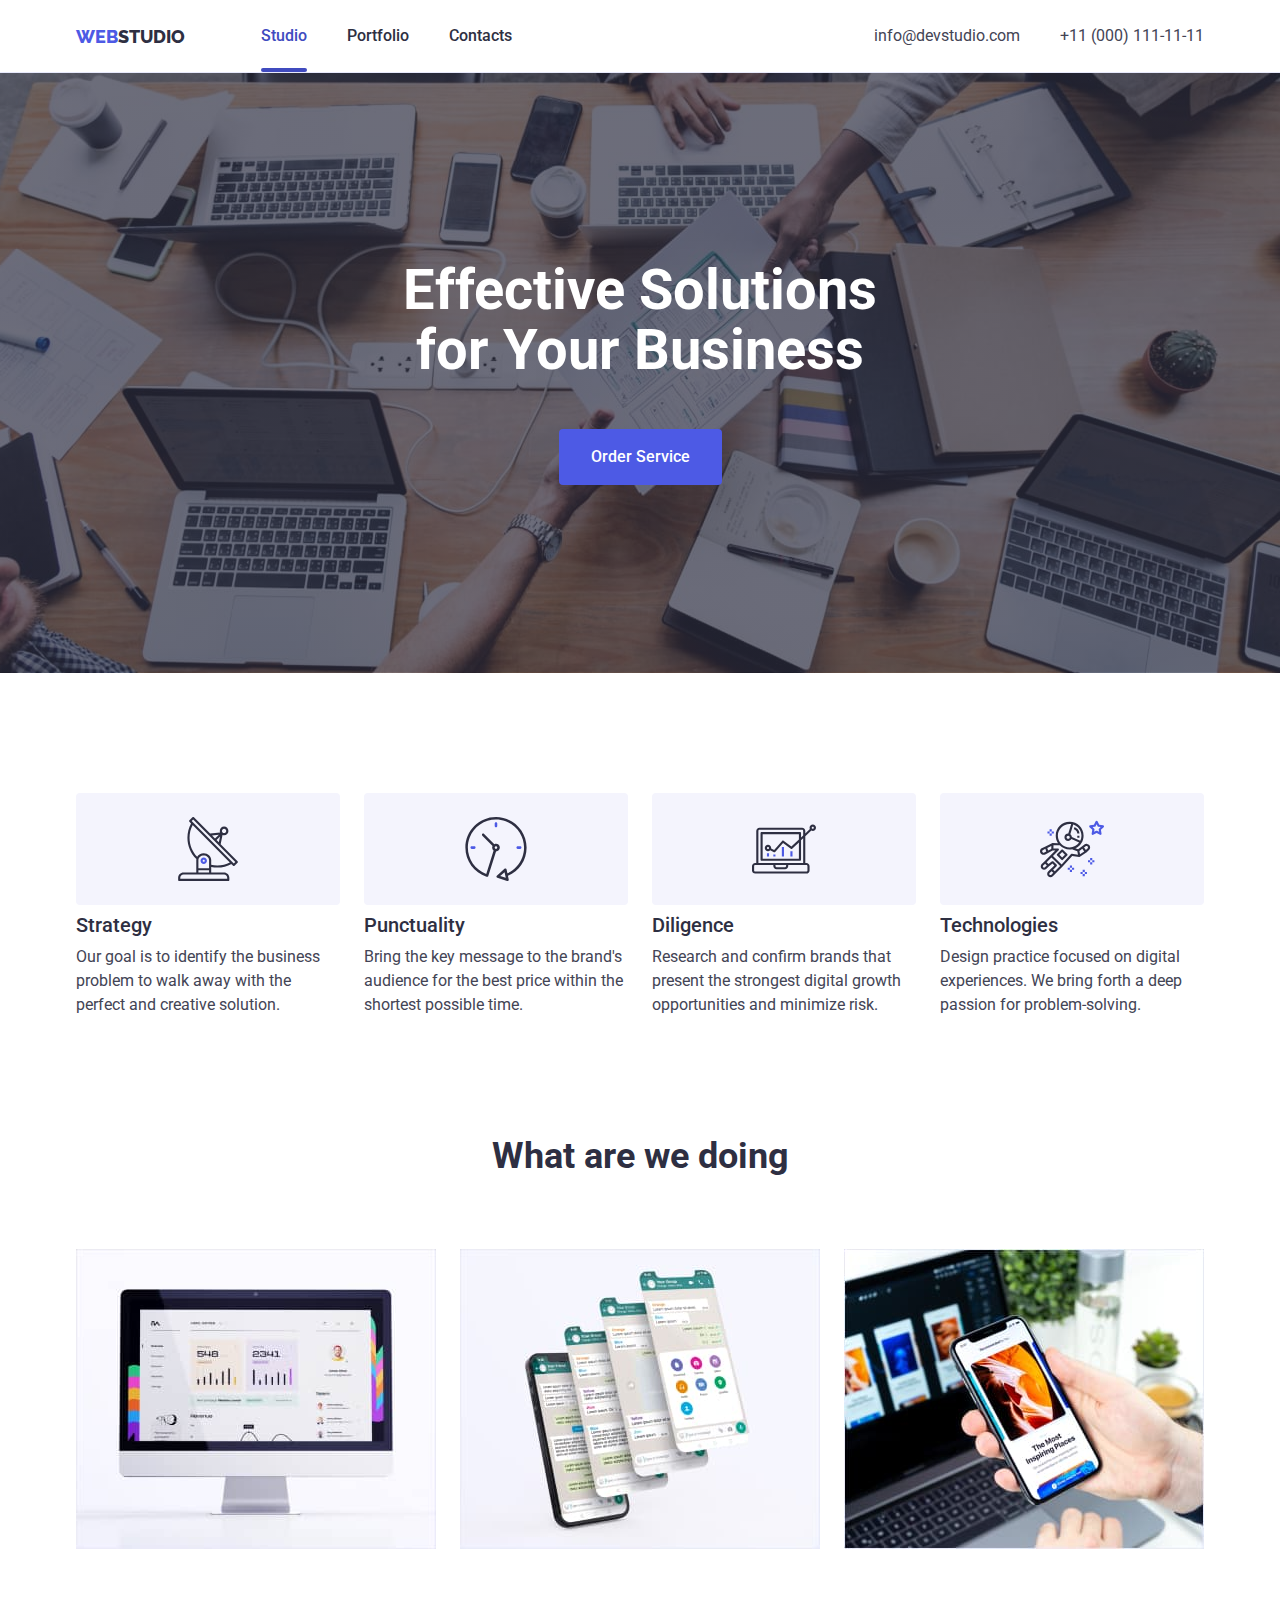
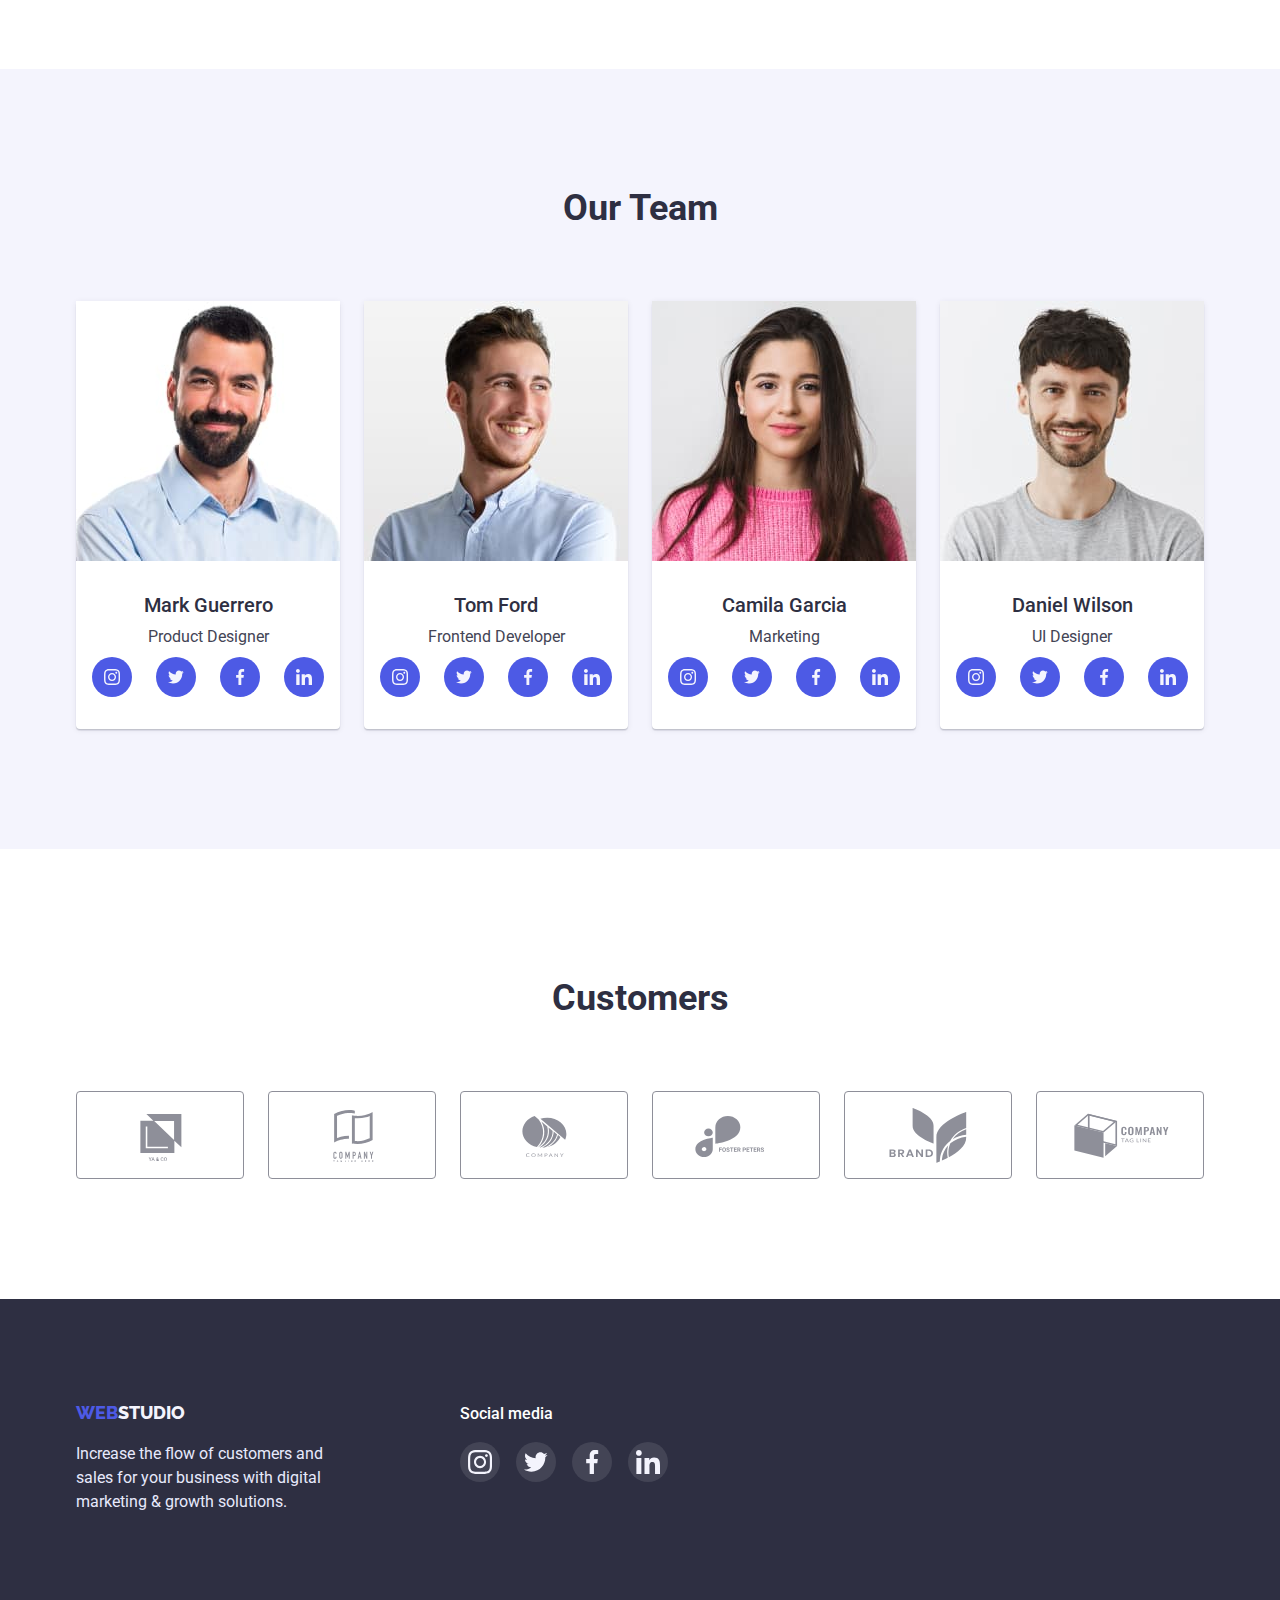
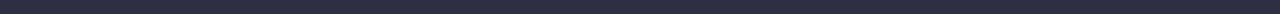
<file: index.html>
<!DOCTYPE html>
<html lang="en">
  <head>
    <meta charset="UTF-8" />
    <meta http-equiv="X-UA-Compatible" content="IE=edge" />
    <meta name="viewport" content="width=device-width, initial-scale=1.0" />
    <title>WebStudio</title>
    <link rel="preconnect" href="https://fonts.googleapis.com" />
    <link rel="preconnect" href="https://fonts.gstatic.com" crossorigin />
    <link
      href="https://fonts.googleapis.com/css2?family=Raleway:wght@800&family=Roboto:wght@400;500;700;900&display=swap"
      rel="stylesheet"
    />
    <link
      rel="stylesheet"
      href="https://cdnjs.cloudflare.com/ajax/libs/modern-normalize/1.1.0/modern-normalize.min.css"
    />
    <link rel="stylesheet" href="./css/styles.css" />
  </head>
  <body>
    <header class="header">
      <div class="container">
        <div class="main-header">
          <nav>
            <!-- logo -->
            <a href="./index.html" class="logo">
              <span class="logo-part">Web</span>Studio
            </a>

            <!-- site nav -->
            <ul class="site-nav">
              <li class="item">
                <a class="link current" href="./index.html">Studio</a>
              </li>
              <li class="item">
                <a class="link" href="./portfolio.html">Portfolio</a>
              </li>
              <li class="item"><a class="link" href="">Contacts</a></li>
            </ul>
          </nav>

          <!-- auth nav -->
          <address class="auth">
            <ul class="auth-nav">
              <li class="item">
                <a class="link" href="mailto:info@devstudio.com"
                  >info@devstudio.com</a
                >
              </li>
              <li class="item">
                <a class="link" href="tel:+110001111111">+11 (000) 111-11-11</a>
              </li>
            </ul>
          </address>
        </div>
      </div>
    </header>

    <main>
      <!-- Hero -->
      <section class="hero">
        
        <div class="container">
          <h1 class="title">Effective Solutions for Your Business</h1>
          <button type="button" class="button primary" data-modal-open>Order Service</button>
        </div>
      </section>

      <!-- Features -->
      <section class="section-features">
        <div class="container">
          <h2 class="title visually-hidden">Features</h2>
          <ul class="features">
            <li class="item">
              <div class="features-background">
                <svg class="features-icon">
                  <use href="./images/symbol-defs.svg#icon-antenna"></use>
                </svg>
              </div>
              <h3 class="name">Strategy</h3>
              <p class="description">
                Our goal is to identify the business problem to walk away with
                the perfect and creative solution.
              </p>
            </li>
            <li class="item">
              <div class="features-background">
                <svg class="features-icon">
                  <use href="./images/symbol-defs.svg#icon-clock"></use>
                </svg>
              </div>
              <h3 class="name">Punctuality</h3>
              <p class="description">
                Bring the key message to the brand's audience for the best price
                within the shortest possible time.
              </p>
            </li>
            <li class="item">
              <div class="features-background">
                <svg class="features-icon">
                  <use href="./images/symbol-defs.svg#icon-diagram"></use>
                </svg>
              </div>
              <h3 class="name">Diligence</h3>
              <p class="description">
                Research and confirm brands that present the strongest digital
                growth opportunities and minimize risk.
              </p>
            </li>
            <li class="item">
              <div class="features-background">
                <svg class="features-icon">
                  <use href="./images/symbol-defs.svg#icon-astronaut"></use>
                </svg>
              </div>
              <h3 class="name">Technologies</h3>
              <p class="description">
                Design practice focused on digital experiences. We bring forth a
                deep passion for problem-solving.
              </p>
            </li>
          </ul>
        </div>
      </section>

      <section class="section-project">
        <div class="container">
          <h2 class="title">What are we doing</h2>
          <ul class="project">
            <li class="project-item">
              <img
                src="./images/desktop.jpg"
                alt="desktop"
                width="360"
                height="300"
              />
            </li>
            <li class="project-item">
              <img
                src="./images/mobile.jpg"
                alt="mobile"
                width="360"
                height="300"
              />
            </li>
            <li class="project-item">
              <img
                src="./images/desktopmobile.jpg"
                alt="desktop with mobile"
                width="360"
                height="300"
              />
            </li>
          </ul>
        </div>
      </section>

      <!-- Team -->
      <section class="section-team">
      <div class="container">
      <h2 class="title">Our Team</h2>
          <ul class="team">
            <li class="worker">
              <img
                class="photo"
                src="./images/photo1.jpg"
                alt="photo Product Designer"
                width="264"
                height="260"/>
      <div class="content">
      <h3 class="name">Mark Guerrero</h3>
      <p class="position">Product Designer</p>
      <ul class="social-list list">
       <li class="social-item item">
      <a href="" class="social-link link">
      <svg class="social-icon" width="16px" height="16px">
       <use href="./images/symbol-defs.svg#icon-instagram">
       </use>
      </svg>
      </a>
      </li>
      <li class="social-item item">
      <a href="" class="social-link link">
      <svg class="social-icon" width="16px" height="16px">
      <use href="./images/symbol-defs.svg#icon-twitter">
      </use></svg></a>
      </li>
      <li class="social-item item">
      <a href="" class="social-link link">
       <svg class="social-icon" width="16px" height="16px">
       <use href="./images/symbol-defs.svg#icon-facebook"
                        ></use></svg></a>
                  </li>
                  <li class="social-item item">
                    <a href="" class="social-link link">
                      <svg class="social-icon" width="16px" height="16px">
                        <use
                          href="./images/symbol-defs.svg#icon-linkedin"
                        ></use>
                      </svg>
                    </a>
                  </li>
                </ul>
              </div>
            </li>
            <li class="worker">
              <img
                class="photo"
                src="./images/photo2.jpg"
                alt="photo Frontend Developer"
                width="264"
                height="260"
              />
              <div class="content">
                <h3 class="name">Tom Ford</h3>
                <p class="position">Frontend Developer</p>
                <ul class="social-list list">
                  <li class="social-item item">
                    <a href="" class="social-link link">
                      <svg class="social-icon" width="16px" height="16px">
                        <use
                          href="./images/symbol-defs.svg#icon-instagram"
                        ></use>
                      </svg>
                    </a>
                  </li>
                  <li class="social-item item">
                    <a href="" class="social-link link">
                      <svg class="social-icon" width="16px" height="16px">
                        <use
                          href="./images/symbol-defs.svg#icon-twitter"
                        ></use></svg></a>
                  </li>
                  <li class="social-item item">
                    <a href="" class="social-link link">
                      <svg class="social-icon" width="16px" height="16px">
                        <use
                          href="./images/symbol-defs.svg#icon-facebook"
                        ></use></svg></a>
                  </li>
                  <li class="social-item item">
                    <a href="" class="social-link link">
                      <svg class="social-icon" width="16px" height="16px">
                        <use
                          href="./images/symbol-defs.svg#icon-linkedin"
                        ></use></svg></a>
                  </li>
                </ul>
              </div>
            </li>

            <li class="worker">
              <img
                class="photo"
                src="./images/photo3.jpg"
                alt="photo Marketing"
                width="264"
                height="260"
              />
              <div class="content">
                <h3 class="name">Camila Garcia</h3>
                <p class="position">Marketing</p>
                <ul class="social-list list">
                  <li class="social-item item">
                    <a href="" class="social-link link">
                      <svg class="social-icon" width="16px" height="16px">
                        <use
                          href="./images/symbol-defs.svg#icon-instagram"
                        ></use>
                      </svg>
                    </a>
                  </li>
                  <li class="social-item item">
                    <a href="" class="social-link link">
                      <svg class="social-icon" width="16px" height="16px">
                        <use href="./images/symbol-defs.svg#icon-twitter"></use>
                      </svg>
                    </a>
                  </li>
                  <li class="social-item item">
                    <a href="" class="social-link link">
                      <svg class="social-icon" width="16px" height="16px">
                        <use
                          href="./images/symbol-defs.svg#icon-facebook"
                        ></use>
                      </svg>
                    </a>
                  </li>
                  <li class="social-item item">
                    <a href="" class="social-link link">
                      <svg class="social-icon" width="16px" height="16px">
                        <use
                          href="./images/symbol-defs.svg#icon-linkedin"
                        ></use>
                      </svg>
                    </a>
                  </li>
                </ul>
              </div>
            </li>

            <li class="worker">
              <img
                class="photo"
                src="./images/photo4.jpg"
                alt="photo UI Designer"
                width="264"
                height="260"
              />
              <div class="content">
                <h3 class="name">Daniel Wilson</h3>
                <p class="position">UI Designer</p>
                <ul class="social-list list">
                  <li class="social-item item">
                    <a href="" class="social-link link">
                      <svg class="social-icon" width="16px" height="16px">
                        <use
                          href="./images/symbol-defs.svg#icon-instagram"
                        ></use>
                      </svg>
                    </a>
                  </li>
                  <li class="social-item item">
                    <a href="" class="social-link link">
                      <svg class="social-icon" width="16px" height="16px">
                        <use href="./images/symbol-defs.svg#icon-twitter"></use>
                      </svg>
                    </a>
                  </li>
                  <li class="social-item item">
                    <a href="" class="social-link link">
                      <svg class="social-icon" width="16px" height="16px">
                        <use
                          href="./images/symbol-defs.svg#icon-facebook"
                        ></use>
                      </svg>
                    </a>
                  </li>
                  <li class="social-item item">
                    <a href="" class="social-link link">
                      <svg class="social-icon" width="16px" height="16px">
                        <use
                          href="./images/symbol-defs.svg#icon-linkedin"
                        ></use></svg></a>
                  </li>
                </ul>
              </div>
            </li>
          </ul>
        </div>
      </section>

      <!-- Customer -->
      <section class="section-customer">
        <div class="container">
          <h2 class="title">Customers</h2>
          <ul class="customer-list list">
            <li class="customer-item">
              <a href="" class="customer-link">
                <svg class="customer-icon">
                  <use href="./images/symbol-defs.svg#icon-logo1"></use>
                </svg>
              </a>
            </li>
            <li class="customer-item">
              <a href="" class="customer-link">
                <svg class="customer-icon">
                  <use href="./images/symbol-defs.svg#icon-logo2"></use>
                </svg>
              </a>
            </li>
            <li class="customer-item">
              <a href="" class="customer-link">
                <svg class="customer-icon">
                  <use href="./images/symbol-defs.svg#icon-logo3"></use>
                </svg>
              </a>
            </li>
            <li class="customer-item">
              <a href="" class="customer-link">
                <svg class="customer-icon">
                  <use href="./images/symbol-defs.svg#icon-logo4"></use>
                </svg>
              </a>
            </li>
            <li class="customer-item">
              <a href="" class="customer-link">
                <svg class="customer-icon">
                  <use href="./images/symbol-defs.svg#icon-logo5"></use>
                </svg>
              </a>
            </li>
            <li class="customer-item">
              <a href="" class="customer-link">
                <svg class="customer-icon">
                <use href="./images/symbol-defs.svg#icon-logo6"></use>
                </svg>
              </a>
            </li>
          </ul>
        </div>
      </section>
    </main>

    <footer class="footer">
      <div class="container">
        <div class="main-footer">
          <div class="footer-text">
            <a href="./index.html" class="logo">
              <span class="logo-part">Web</span>Studio
            </a>
            <p class="text">
              Increase the flow of customers and sales for your business with
              digital marketing &#38; growth solutions.
            </p>
          </div>

          <div class="footer-social">
            <p class="social-title">Social media</p>
            <ul class="footer-social-list list">
              <li class="social-item item">
                <a href="" class="footer-social-link link">
                <svg class="social-icon" width="24px" height="24px">
                <use href="./images/symbol-defs.svg#icon-instagram">
                </use>
                </svg>
                </a>
              </li>
              <li class="social-item item">
                <a href="" class="footer-social-link link">
                  <svg class="social-icon" width="24px" height="24px">
                    <use
                      href="./images/symbol-defs.svg#icon-twitter"
                    ></use></svg></a>
              </li>
              <li class="social-item item">
                <a href="" class="footer-social-link link">
                  <svg class="social-icon" width="24px" height="24px">
                    <use
                      href="./images/symbol-defs.svg#icon-facebook"
                    ></use></svg></a>
              </li>
              <li class="social-item item">
                <a href="" class="footer-social-link link">
                <svg class="social-icon" width="24px" height="24px">
                <use href="./images/symbol-defs.svg#icon-linkedin">
                </use>
                </svg></a>
              </li>
            </ul>
          </div>
        </div>
      </div>
    </footer>
    <div class="backdrop is-hidden" data-modal>
      <div class="modal">
        <a href="" class="modal-close" data-modal-close>
          <svg class="close-icon">
            <use href="./images/symbol-defs.svg#icon-close"></use>
          </svg>
        </a>
      </div>
    </div>
    <script src="./js/modal.js"></script>
  </body>
</html>
</file>
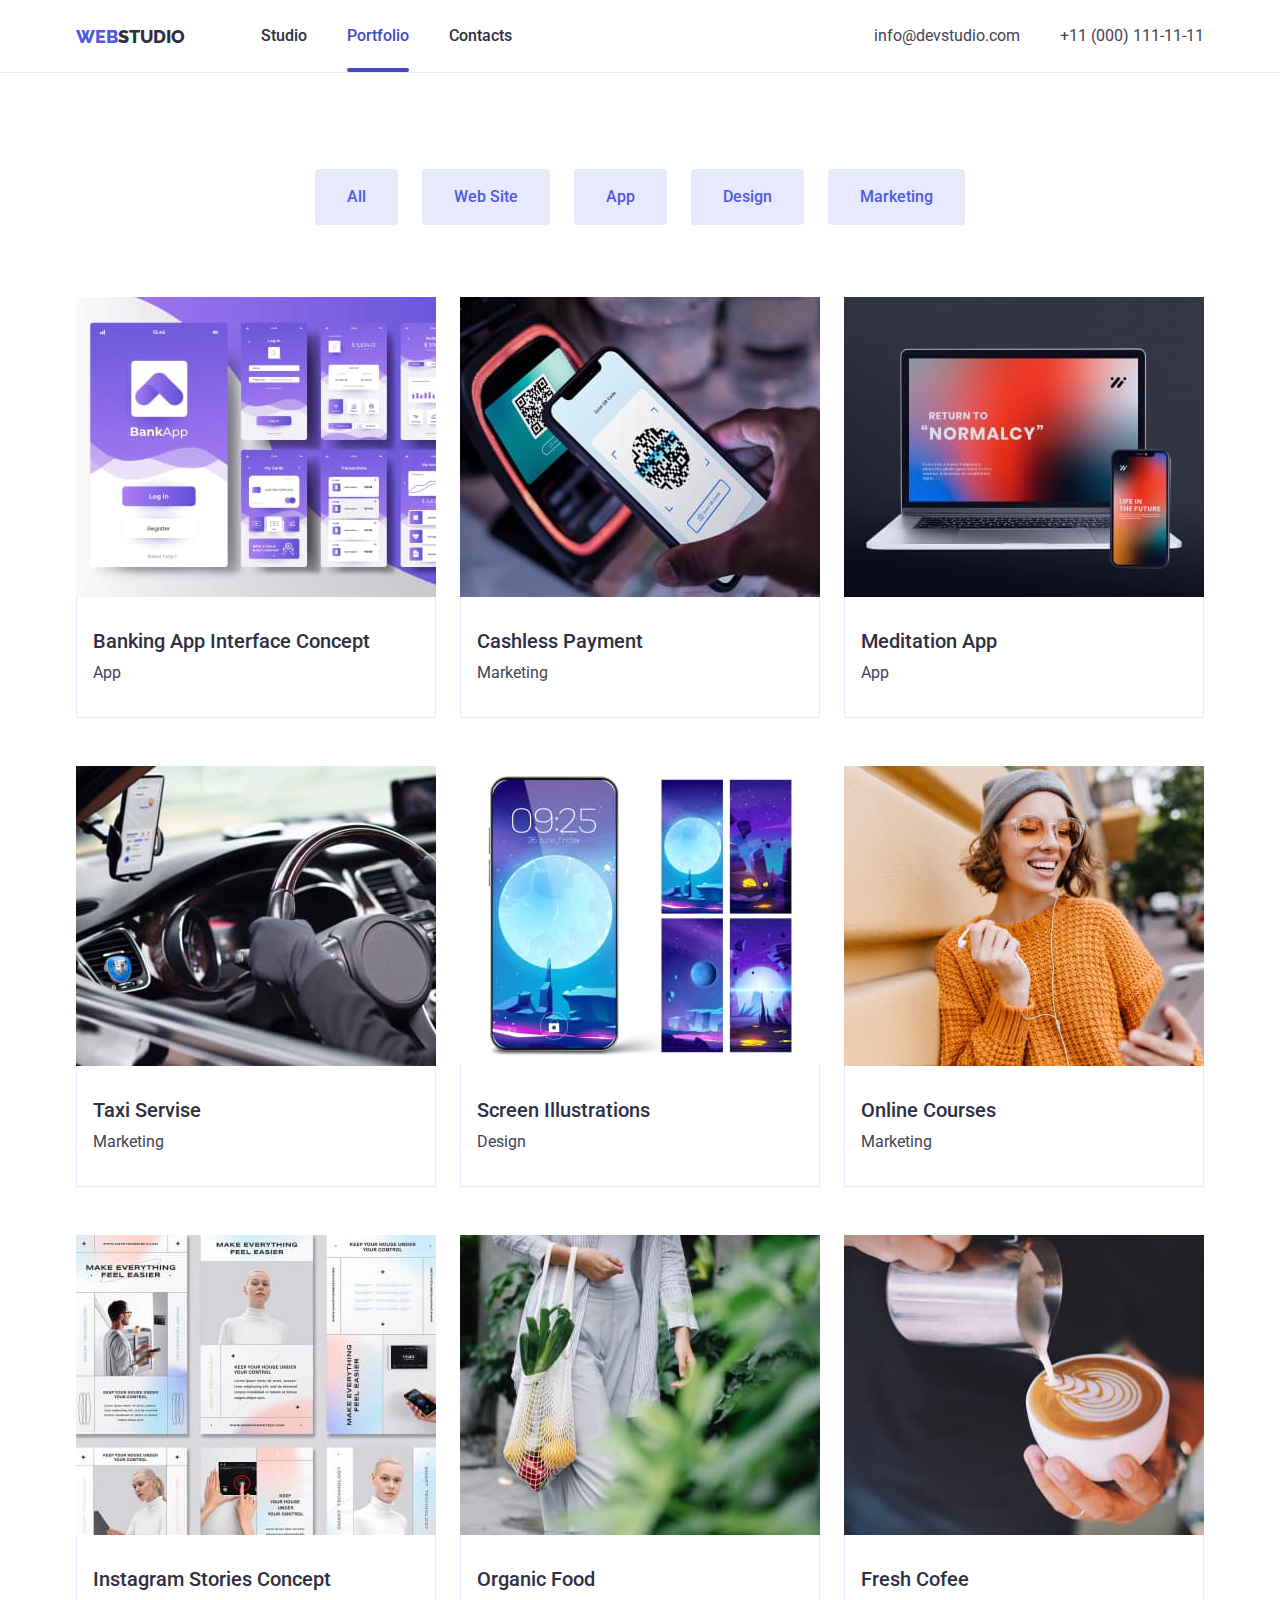
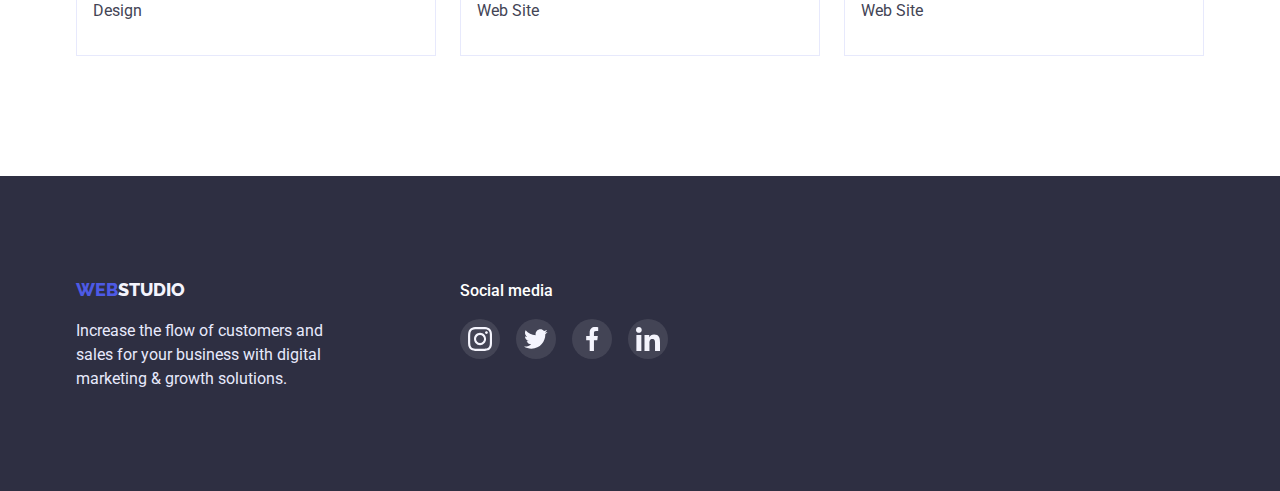
<file: portfolio.html>
<!DOCTYPE html>
<html lang="en">
  <head>
    <meta charset="UTF-8" />
    <meta http-equiv="X-UA-Compatible" content="IE=edge" />
    <meta name="viewport" content="width=device-width, initial-scale=1.0" />
    <title>WebStudio</title>
    <link rel="preconnect" href="https://fonts.googleapis.com" />
    <link rel="preconnect" href="https://fonts.gstatic.com" crossorigin />
    <link
      href="https://fonts.googleapis.com/css2?family=Raleway:wght@800&family=Roboto:wght@400;500;700;900&display=swap"
      rel="stylesheet"
    />
    <link
      rel="stylesheet"
      href="https://cdnjs.cloudflare.com/ajax/libs/modern-normalize/1.1.0/modern-normalize.min.css"
    />
    <link rel="stylesheet" href="./css/styles.css" />
  </head>
  <body>
    <header class="header">
      <div class="container">
        <div class="main-header">
          <nav>
            <!-- logo -->
            <a href="./index.html" class="logo">
              <span class="logo-part">Web</span>Studio
            </a>

            <!-- site nav -->
            <ul class="site-nav">
              <li class="site-nav-item">
                <a class="site-nav-link link" href="./index.html">Studio</a>
              </li>
              <li class="site-nav-item">
                <a class="site-nav-link link current" href="./portfolio.html">Portfolio</a>
              </li>
              <li class="site-nav-item"><a class="site-nav-link link" href="">Contacts</a></li>
            </ul>
          </nav>

          <!-- auth nav -->
          <address class="auth">
            <ul class="auth-nav">
              <li class="item">
                <a class="link" href="mailto:info@devstudio.com"
                  >info@devstudio.com</a
                >
              </li>
              <li class="item">
                <a class="link" href="tel:+110001111111">+11 (000) 111-11-11</a>
              </li>
            </ul>
          </address>
        </div>
      </div>
    </header>

    <main>
      <section class="section-examples">
        <div class="container">
          <h1 class="title visually-hidden">Our project</h1>

          <!-- filters -->

          <ul class="filters-list">
            <li class="filters-item">
              <button type="button" class="button secondary">All</button>
            </li>
            <li class="filters-item">
              <button type="button" class="button secondary">Web Site</button>
            </li>
            <li class="filters-item">
              <button type="button" class="button secondary">App</button>
            </li>
            <li class="filters-item">
              <button type="button" class="button secondary">Design</button>
            </li>
            <li class="filters-item">
              <button type="button" class="button secondary">Marketing</button>
            </li>
          </ul>

          <!-- examples -->

          <h2 class="title visually-hidden">examples</h2>
          <ul class="examples-list">
            <li class="examples-item">
              <a class="examples-link link" href="">
                <div class="card">
                <img
                  class="photo"
                  src="./images/banking.jpg"
                  alt="banking"
                  width="360"
                  height="300"
                />
                <p class="back-content">14 Stylish and User-Friendly App Design Concepts · Task Manager App · Calorie Tracker App · Exotic Fruit Ecommerce App · Cloud Storage App</p>
              </div>
                <div class="content">
                  <h3 class="name">Banking App Interface Concept</h3>
                  <p class="text">App</p>
                </div>
              </a>
            </li>
            <li class="examples-item">
              <a class="examples-link link" href="">
              <div class="card">
                <img
                  class="photo"
                  src="./images/payment.jpg"
                  alt="payment"
                  width="360"
                  height="300"
                />
                <p class="back-content">14 Stylish and User-Friendly App Design Concepts · Task Manager App · Calorie Tracker App · Exotic Fruit Ecommerce App · Cloud Storage App</p>
              </div>
                <div class="content">
                  <h3 class="name">Cashless Payment</h3>
                  <p class="text">Marketing</p>
                </div>
              </a>
            </li>
            <li class="examples-item">
              <a class="examples-link link" href="">
                <div class="card">
                <img
                  class="photo"
                  src="./images/app.jpg"
                  alt="app"
                  width="360"
                  height="300"
                />
                <p class="back-content">14 Stylish and User-Friendly App Design Concepts · Task Manager App · Calorie Tracker App · Exotic Fruit Ecommerce App · Cloud Storage App</p>
              </div>
                <div class="content">
                  <h3 class="name">Meditation App</h3>
                  <p class="text">App</p>
                </div>
              </a>
            </li>
            <li class="examples-item">
              <a class="examples-link link" href="">
                <div class="card">
                <img
                  class="photo"
                  src="./images/taxi.jpg"
                  alt="taxi"
                  width="360"
                  height="300"
                />
                <p class="back-content">14 Stylish and User-Friendly App Design Concepts · Task Manager App · Calorie Tracker App · Exotic Fruit Ecommerce App · Cloud Storage App</p>
              </div>
                <div class="content">
                  <h3 class="name">Taxi Servise</h3>
                  <p class="text">Marketing</p>
                </div>
              </a>
            </li>
            <li class="examples-item">
              <a class="examples-link link" href="">
                <div class="card">
                <img
                  class="photo"
                  src="./images/screen.jpg"
                  alt="screen"
                  width="360"
                  height="300"
                />
                <p class="back-content">14 Stylish and User-Friendly App Design Concepts · Task Manager App · Calorie Tracker App · Exotic Fruit Ecommerce App · Cloud Storage App</p>
              </div>
                <div class="content">
                  <h3 class="name">Screen Illustrations</h3>
                  <p class="text">Design</p>
                </div>
              </a>
            </li>
            <li class="examples-item">
              <a class="examples-link link" href="">
                <div class="card">
                <img
                  class="photo"
                  src="./images/courses.jpg"
                  alt="courses"
                  width="360"
                  height="300"
                />
                <p class="back-content">14 Stylish and User-Friendly App Design Concepts · Task Manager App · Calorie Tracker App · Exotic Fruit Ecommerce App · Cloud Storage App</p>
              </div>
                <div class="content">
                  <h3 class="name">Online Courses</h3>
                  <p class="text">Marketing</p>
                </div>
              </a>
            </li>
            <li class="examples-item">
              <a class="examples-link link" href="">
                <div class="card">
                <img
                  class="photo"
                  src="./images/instagram.jpg"
                  alt="instagram"
                  width="360"
                  height="300"
                />
                <p class="back-content">14 Stylish and User-Friendly App Design Concepts · Task Manager App · Calorie Tracker App · Exotic Fruit Ecommerce App · Cloud Storage App</p>
              </div>
                <div class="content">
                  <h3 class="name">Instagram Stories Concept</h3>
                  <p class="text">Design</p>
                </div>
              </a>
            </li>
            <li class="examples-item">
              <div class="card">
              <a class="examples-link link" href="">
                <img
                  class="photo"
                  src="./images/food.jpg"
                  alt="food"
                  width="360"
                  height="300"
                />
                <p class="back-content">14 Stylish and User-Friendly App Design Concepts · Task Manager App · Calorie Tracker App · Exotic Fruit Ecommerce App · Cloud Storage App</p>
              </div>
                <div class="content">
                  <h3 class="name">Organic Food</h3>
                  <p>Web Site</p>
                </div>
              </a>
            </li>
            <li class="examples-item">
              <a class="examples-link link" href="">
                <div class="card">
                <img
                  class="photo"
                  src="./images/cofee.jpg"
                  alt="cofee"
                  width="360"
                  height="300"
                />
                <p class="back-content">14 Stylish and User-Friendly App Design Concepts · Task Manager App · Calorie Tracker App · Exotic Fruit Ecommerce App · Cloud Storage App</p>
              </div>
                <div class="content">
                  <h3 class="name">Fresh Cofee</h3>
                  <p class="text">Web Site</p>
                </div>
              </a>
            </li>
          </ul>
        </div>
      </section>
    </main>

    <footer class="footer">
      <div class="container">
        <div class="main-footer">
          <div class="footer-text">
            <a href="./index.html" class="logo">
              <span class="logo-part">Web</span>Studio
            </a>
            <p class="text">
              Increase the flow of customers and sales for your business with
              digital marketing &#38; growth solutions.
            </p>
          </div>

          <div class="footer-social">
            <p class="social-title">Social media</p>
            <ul class="footer-social-list list">
              <li class="social-item item">
                <a href="" class="footer-social-link link">
                  <svg class="social-icon" width="24px" height="24px">
                    <use
                      href="./images/symbol-defs.svg#icon-instagram"
                    ></use></svg></a>
              </li>
              <li class="social-item item">
                <a href="" class="footer-social-link link">
                  <svg class="social-icon" width="24px" height="24px">
                    <use
                      href="./images/symbol-defs.svg#icon-twitter"
                    ></use></svg></a>
              </li>
              <li class="social-item item">
                <a href="" class="footer-social-link link">
                  <svg class="social-icon" width="24px" height="24px">
                    <use
                      href="./images/symbol-defs.svg#icon-facebook"
                    ></use></svg></a>
              </li>
              <li class="social-item item">
                <a href="" class="footer-social-link link">
                  <svg class="social-icon" width="24px" height="24px">
                    <use
                      href="./images/symbol-defs.svg#icon-linkedin"
                    ></use></svg></a>
              </li>
            </ul>
          </div>
        </div>
      </div>
    </footer>
  </body>
</html>
</file>
<file: css/styles.css>
/* ---------------------------------------COLOR -------------------------------------*/
:root {
    --primary-brand: #4D5AE5;
    --pressed-state: #404BBF;
    --dark: #2E2F42;
    --text: #434455; 
    --subtle: #8E8F99;
    --accent: #E7E9FC;
    --light: #F4F4FD;
    --overlay: rgba(46, 47, 66, 0.4);
    --primary-white: #FFFFFF;
    --success: #31D0AA;
}



h1, h2, h3, h4, h5, h6, p {margin: 0;}

img {
    display: block;
    width: 100%;}

.container {
    width: 1158px;
    padding-left: 15px;
    padding-right: 15px;        
    margin: 0 auto;} 


ul {
    list-style: none;
    padding: 0;
    margin: 0;}

a {
    text-decoration: none;
    font-style: normal;}
    
.visually-hidden {
    position: absolute;
    top: -150%;
    z-index: -100;
    width: 0;
    height: 0;
    opacity: 0;
    visibility: hidden;
    user-select: none;
    pointer-events: none;
    cursor: none;
    margin: 0;
    padding: 0;
    overflow: hidden;
    border: none;
    outline: none;
    white-space: nowrap;}

body{font-family: 'Roboto', sans-serif;
    font-style: normal;
    font-weight: 400;
    font-size: 16px;
    line-height: 1.5;
    color: var(--text);}    


 /* ==============================HEADER============================================ */
 
 .header {
    border-bottom: 1px solid var(--accent);}

.main-header {
    display: flex;
    align-items: center;
}

nav {display: flex;
    align-items: center;}

    /* ----------------------------LOGO-------------------------------------------- */
   
    .logo {
        font-family: Raleway, sans-serif;
        font-weight: 800;
        font-size: 18px;
        line-height: 1.5;
        color: var(--dark);
        text-transform: uppercase;}

    .logo-part {color: var(--primary-brand);}

    /* site nav */
    .site-nav {
        display: flex;
        margin-left: 76px;
        gap: 40px;}

    .site-nav .link {
        position: relative;
        display: block;
        padding: 24px 0;
        font-weight: 500;
        color: var(--dark);
    
        transition: color 250ms cubic-bezier(0.4, 0, 0.2, 1);}

    .site-nav .link:is(:hover, :focus, :active) {color: var(--pressed-state);}

    .site-nav .link.current {color: var(--pressed-state);}

    .site-nav .link.current::after {  
        position: absolute;
        bottom: 0;
        content: '';
        display: block;
        width: 100%;
        height: 4px;
        border-radius: 2px;
        background-color: var(--pressed-state);}

    /* auth nav */
    .auth {margin-left: auto;}
    .auth-nav {
        display: flex;
        gap: 40px;}

    .auth-nav .link {
    display: block;
    padding: 24px 0;
    color: var(--text);

    transition: color 250ms cubic-bezier(0.4, 0, 0.2, 1);}

    .auth-nav .link:hover,
    .auth-nav .link:focus,
    .auth-nav .link:active {
    color: var(--pressed-state);}

/* =================================MAIN============================================ */
   
    /* -----------------------------HERO-------------------------------------------- */
    
    .hero {
    background-color: var(--dark);
    text-align: center;
    padding-top: 188px;
    padding-bottom: 188px;    
    margin-left: auto;
    margin-right: auto;
    max-width: 1440px;

    background-image: linear-gradient(rgba(46, 47, 66, 0.7), rgba(46, 47, 66, 0.7)), url(../images/office.jpg);
    background-repeat: no-repeat;
    background-position: center;
    background-size: cover;}
    

    .hero .title {
        margin-bottom: 48px;
        margin-left: auto;
        margin-right: auto;
        width: 494px;

        font-weight: 700;
        font-size: 56px;
        line-height: 1.07;
        text-align: center;
        color:var(--primary-white);}
    
    .button {
        display: inline-block;
        border: none;
        border-radius: 4px;
        padding: 16px 32px;
        font-family: inherit; background: var(--light); color: var(--primary-brand); cursor: pointer; font-weight: 500;font-size: 16px; line-height: 1.5;}

    .button.primary {
        background-color: var(--primary-brand);
        color: var(--primary-white);

        transition: background-color 250ms cubic-bezier(0.4, 0, 0.2, 1), box-shadow 250ms cubic-bezier(0.4, 0, 0.2, 1);}

        button.primary:hover, .button.primary:focus, .button.primary:active {background-color: var(--pressed-state);
        box-shadow: 0px 3px 1px rgba(0, 0, 0, 0.1), 0px 2px 1px rgba(0, 0, 0, 0.08), 0px 2px 2px rgba(0, 0, 0, 0.12);}

   
    /* h2 */
    .title {
       margin-left: auto;
       margin-right: auto;
        font-weight: 700;
        font-size: 36px;
        line-height: 1.11; color: var(--dark);}

        /* ----------------------FEAUTERS-----------------------------------------  */ 

    .section-features {
        padding-top: 120px;
        padding-bottom: 120px;}   
    
    .features{
        display: flex;
        gap: 24px;}   

    .features .item {
        width: 264px;}  

    .features-background {
        display: flex;
        justify-content: center;
        align-items: center;
        width: 264px;
        height: 112px;
        background-color: var(--light);
        border-radius: 4px;
        margin-bottom: 8px;}
        
    .features-icon {
        width: 64px;
        height: 64px;}

    .features .name {
        margin-bottom: 8px;
        font-weight: 500;
        font-size: 20px;
        line-height: 1.2;
        color: var(--dark);}

/* --------------------------SECTION PROJECT--------------------------------------- */
    
.section-project {
        text-align: center;
        padding-bottom: 120px;}

    .section-project .title{
        margin-bottom: 72px;
    }
    .project {display: flex;
    flex-wrap: wrap;
    gap: 24px;}
    .project-item {flex-basis: calc((100% - 48px) / 3);
    }

    /* -----------------------SECTION TEAM------------------------------------------ */
   
    .section-team {
        text-align: center;
        padding-top: 120px;
        padding-bottom: 120px;
        background-color: var(--light);}
    .section-team .title {margin-bottom: 72px;}

    .team {
        display: flex;
        flex-wrap: wrap;
        gap: 24px;}

    .worker {
        flex-basis: calc((100% - 72px) / 4);
        background-color: var(--primary-white);
        box-shadow: 0px 1px 6px rgba(46, 47, 66, 0.08), 0px 1px 1px rgba(46, 47, 66, 0.16), 0px 2px 1px rgba(46, 47, 66, 0.08);
        border-radius: 4px;}

    .team .content{padding: 32px 16px;}

    .team .name {
        margin-bottom: 8px;
        font-weight: 500;
        font-size: 20px;
        line-height: 1.2;
        color: var(--dark);}

    .team .position {
        margin-bottom: 8px;}

    .social-list {
        display: flex;
        gap:24px;
        justify-content: center;}
    
    .social-item {
        
        width: 40px;
        height: 40px;}
    
    .social-link {
        display: flex;
        justify-content: center;
        align-items: center;
        width: 100%;
        height: 100%;
        background-color: var(--primary-brand);
        border-radius: 50%;
    
        transition: background-color 250ms cubic-bezier(0.4, 0, 0.2, 1);}

    .social-icon {fill: var(--light);}

    .social-link:is(:hover, :focus){background-color: var(--pressed-state);}

/* --------------------------CUSTOMERS---------------------------------------------- */

.section-customer {
    text-align: center;
    padding-top: 130px;
    padding-bottom: 120px;}

.section-customer .title {
    margin-bottom: 72px;}

.customer-list {
        display: flex;
        flex-wrap: wrap;
        gap: 24px;}


.customer-link {
    display: flex;
    justify-content: center;
    align-items: center;
    width: 168px;
    height: 88px;
    border: 1px solid var(--subtle);
    border-radius: 4px;
    color: var(--subtle) ;

    transition: border-color 250ms cubic-bezier(0.4, 0, 0.2, 1), color 250ms cubic-bezier(0.4, 0, 0.2, 1);}

.customer-link:is(:hover, :focus) {border-color: var(--pressed-state);
color: var(--pressed-state);}

.customer-icon {fill: currentColor;}

.customer-item {
    flex-basis: calc((100% - 120px) / 6);}

.customer-icon {
    width: 104px;
    height: 56px;}



/* footer */
.footer {
    background-color: var(--dark);
    padding: 100px 0;}

.main-footer {display: flex;
    align-items: baseline;
    gap: 120px;} 

.footer .logo {
    color: var(--light);}
.footer .text {
    margin-top: 16px;
    width: 264px;
    color: var(--accent);}

.social-title {
    margin-bottom: 16px;
    font-weight: 500;
    line-height: 1.5;
    color: var(--primary-white);}    

        .footer-social-list {
            display: flex;
            gap: 16px;
            justify-content: center; }

.footer-social-link {
    display: flex;
    justify-content: center;
    align-items: center;
    width: 100%;
    height: 100%;
    border-radius: 50%;
    background-color: rgba(255, 255, 255, 0.1);

    transition: background-color 250ms cubic-bezier(0.4, 0, 0.2, 1);}

.footer-social-link:is(:hover, :focus) {
    background-color: var(--success);}

/* ===============================PAGE PORTFOLIO==================================== */

.section-examples {
    padding-top: 96px;
    padding-bottom: 120px;}

/* ---------------------------------FILTERS---------------------------------------- */

.filters-list {
    display: flex;
    justify-content: center;  
    margin-bottom: 72px;
    gap: 24px;}

 .button.secondary {
     background-color: var(--accent);
     color: var(--primary-brand);
    
    transition-property: background-color, color, box-shadow;
    transition-duration: 250ms;
    transition-timing-function: cubic-bezier(0.4, 0, 0.2, 1);}

 .button.secondary:hover,
 .button.secondary:focus,
 .button.secondary:active {
     background-color: var(--pressed-state);
     color: var(--primary-white);
    box-shadow: 0px 3px 1px rgba(0, 0, 0, 0.1), 0px 2px 1px rgba(0, 0, 0, 0.08), 0px 2px 2px rgba(0, 0, 0, 0.12);}

/*--------------------------------EXAMPLES----------------------------------------- */

.examples-list {
    display: flex;
    flex-wrap: wrap;
    gap: 48px 24px;}

.examples-item {   
    flex-basis: calc((100% - 48px) / 3);}

.examples-item .link {display: block;
    color: var(--text);
    transition: box-shadow 250ms cubic-bezier(0.4, 0, 0.2, 1);}

.card {
    position: relative;
    overflow: hidden;
    transition: background-color 250ms cubic-bezier(0.4, 0, 0.2, 1);}

.back-content {
    width: 100%;
    height: 100%;
    position: absolute;
    top: 300px;

    background-color: var(--primary-brand);
    color: var(--light);
    padding: 40px 32px;

    transition: transform 250ms cubic-bezier(0.4, 0, 0.2, 1);}

.examples-link:hover .back-content {transform: translateY(-300px);}

.examples-item .content {border: 1px solid var(--accent);
    border-top: none;
    padding: 32px 16px;}

.examples-link:is(:hover, :focus) {
    box-shadow: 0px 1px 6px rgba(46, 47, 66, 0.08);}


.examples-item .name{
    margin-bottom: 8px;
    font-weight: 500;
    font-size: 20px;
    line-height: 1.2;
    color: var(--dark);}


/* ==============MODAL============= */

.backdrop    {
    position: fixed;
    top: 0;
    left: 0;
    width: 100%;
    height: 100%;
    background-color: var(--overlay);
    opacity: 1;
    transition: opacity 250ms cubic-bezier(0.4, 0, 0.2, 1);
}

.backdrop.is-hidden {
visibility: ;
opacity: 0;
pointer-events: none;
}

.backdrop.is-hidden .modal {
    transform: translate(-50%, -50%) scale(0.9);
}

.modal {
position: absolute;
top: 50%;
left: 50%;

min-width: 400px;
min-height: 176px;

border: 1px dashed var(--pressed-state);
border-radius: 5px;
background-color: #FFFFFF;

transform: translate(-50%, -50%) scale(1);
transition: translate 250ms cubic-bezier(0.4, 0, 0.2, 1);}


.modal-close{
    position: absolute;
    display: flex;
    top: 20px;
    right: 20px;

    justify-content: center;
    align-items: center;
    cursor: pointer;
    border-radius: 50%;
    background-color: var(--accent);
    color: #000;
    width: 24px;
    height: 24px;

    transition: background-color 250ms cubic-bezier(0.4, 0, 0.2, 1);}

.modal-close:active {background-color: var(--pressed-state);
color: #FFF;}

.close-icon {
fill: currentColor;    
width: 8px;
height: 8px;}
</file>
